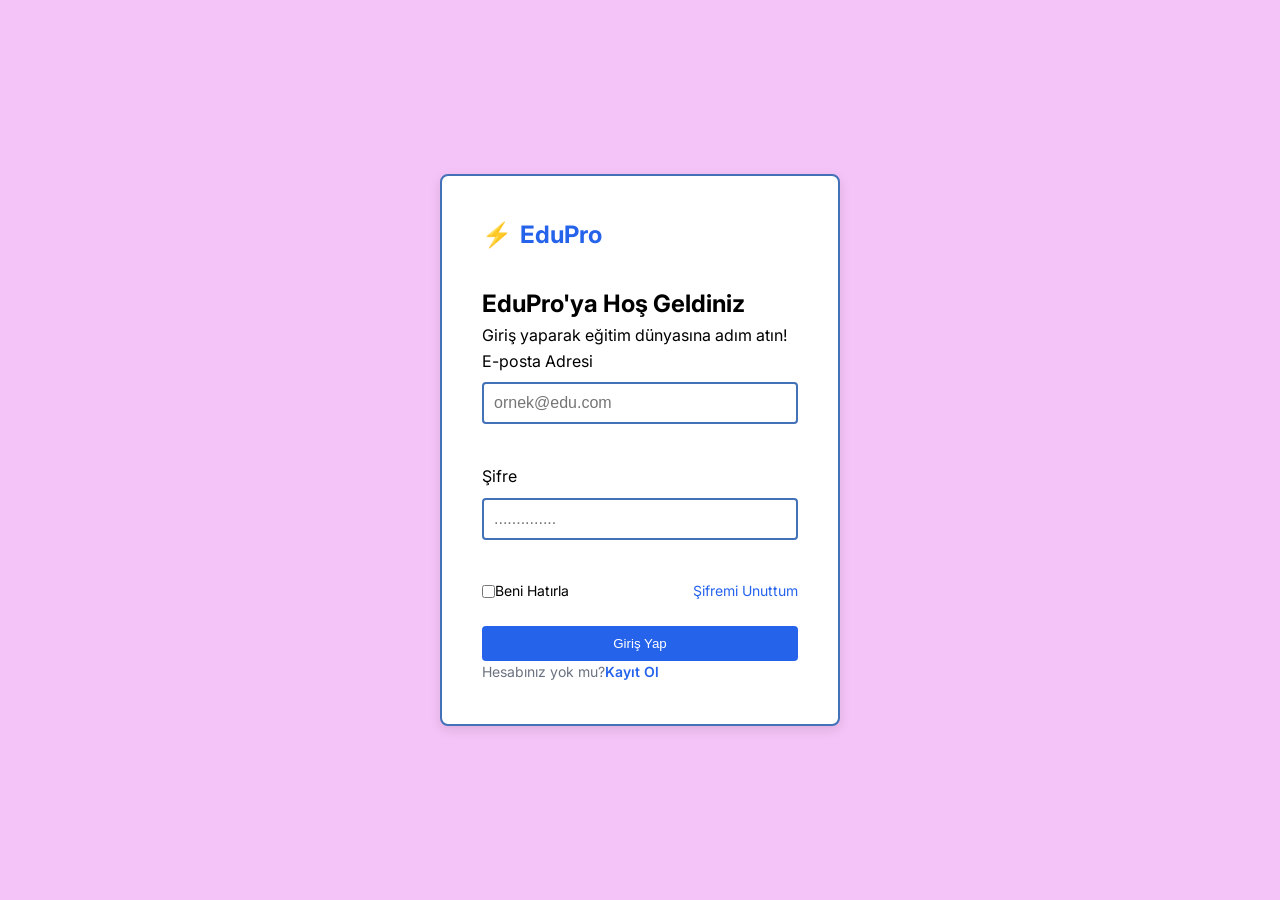
<file: index.html>
<!DOCTYPE html>
<html lang="en">
<head>
    <meta charset="UTF-8">
    <meta name="viewport" content="width=device-width, initial-scale=1.0">
    <title>EduPro | Giriş Yap</title>
    <link rel="stylesheet" href="index.css">
</head>
<body>
        <div class="auth-wrapper">
            <div class="auth-card">
                <div class="auth-header">

                    <div class="nav-brand">
                        <span style="font-size: 24px;">⚡</span>EduPro
                    </div>

                    <!--Ana karşılama mesajı-->
                    <h2>EduPro'ya Hoş Geldiniz</h2>
                    <p>Giriş yaparak eğitim dünyasına adım atın!</p>
                </div>
            
                <form action="home.html" class="flex flex-col gap-3">
                    <div class="form-group">
                        <label>E-posta Adresi</label>
                        <input type="email"  placeholder="ornek@edu.com" required>
                    </div>
                    <div class="form-group">
                        <label>Şifre</label>
                        <input type="password" placeholder=".............." required>
                    </div>
                    <!--beni hatırla ve şifremi unuttum-->
                    <div class="flex items-center justify-between" style="font-size: 14px;">
                        
                        <!--checkbox (beni hatırla)-->
                        <label class="flex items-center gap-1 cursor-pointer">
                            <input type="checkbox"  style="width: auto; padding: 0%;"> Beni Hatırla
                        </label>

                        <!--şifremi unuttum linki-->
                        <a href="#" style="color: var(--primary); text-decoration: none;">Şifremi Unuttum</a>
                    </div>

                    <!--giriş yap butonu-->
                    <button type="submit" class="btn-primary btn">Giriş Yap</button>
                </form>
                <!--kayıt olmaya yönlendiren mesaj-->
                <div class="flex justify-center gap-1" style="font-size: 14px; color: var(--text-muted);">
                    Hesabınız yok mu? <a href="#" style="color: var(--primary); text-decoration: none; font-weight: 600; ">Kayıt Ol</a>
                </div>
            </div>
        </div>
</body>
</html>
</file>
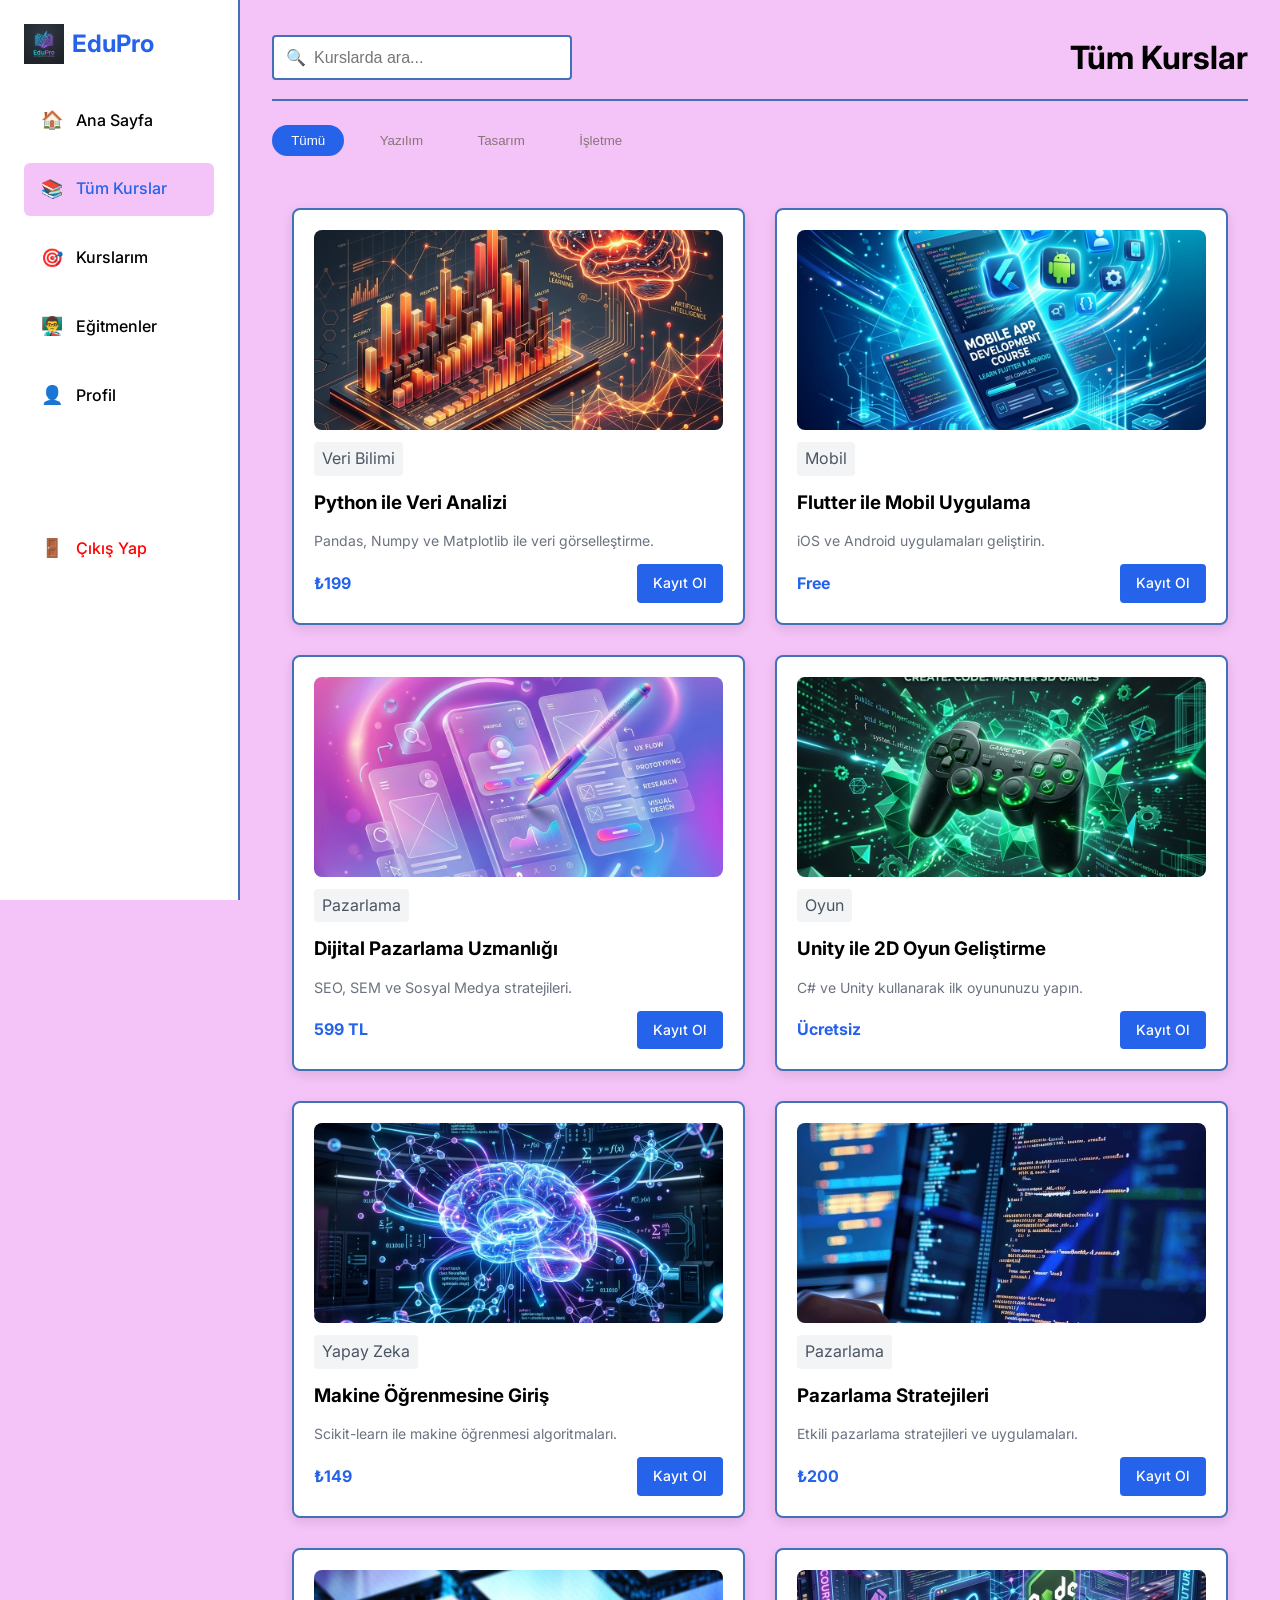
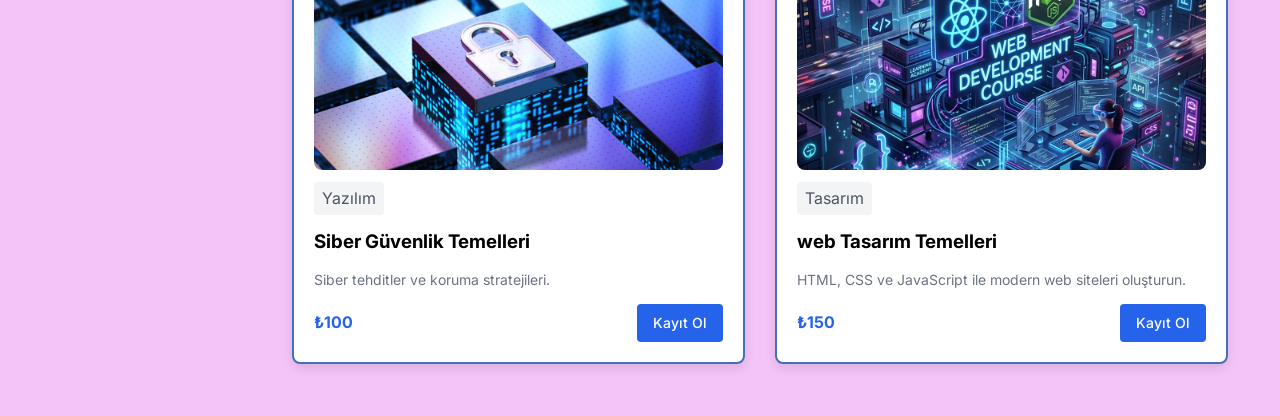
<file: courses.html>
<!DOCTYPE html>
<html lang="en">
<head>
    <meta charset="UTF-8">
    <meta name="viewport" content="width=device-width, initial-scale=1.0">
    <title>EduPro | TümKurslar</title>
    <link rel="stylesheet" href="courses.css">
</head>

<body>
    <!-- app-container: Sidebar ve İçerik Alanını kapsayan ana kutu -->
    <div class="app-container">
        <!-- Sidebar: Navigasyon menüsü -->
        <aside class="sidebar">
            <!-- Marka logosu ve ismi -->
            <div class="nav-brand">
                <img src="assets/EduProLogo.png" alt="Logo" style="width: 40px; height: 40px;"> EduPro
            </div>

            <!-- Navigasyon menü listesi -->
            <nav class="nav-menu">
                <!-- Sayfa linkleri ve ikonları -->
                <a href="home.html" class="nav-link"><span>🏠</span> Ana Sayfa</a>
                <a href="courses.html" class="nav-link active"><span>📚</span> Tüm Kurslar</a>
                <a href="my-courses.html" class="nav-link"><span>🎯</span> Kurslarım</a>
                <a href="instructors.html" class="nav-link"><span>👨‍🏫</span> Eğitmenler</a>
                <a href="profile.html" class="nav-link"><span>👤</span> Profil</a>
            </nav>

            <!-- Çıkış yapma linki (alt kısımda) -->
            <div style="margin-top: 100px;">
                <a href="index.html" class="nav-link" style="color: red;"><span>🚪</span> Çıkış Yap</a>
            </div>
        </aside>
                

        <!-- main-content: Sağdaki kurs listesi alanı -->
        <main class="main-content">
            <!-- topbar: Arama çubuğu ve sayfa başlığı -->
            <header class="topbar">
                <div class="search-bar">
                    <span>🔍</span>
                    <input type="text" placeholder="Kurslarda ara...">
                </div>
                <h1>Tüm Kurslar</h1>
            </header>

            <!-- İçerik bölümü -->
            <section class="content-area">
                <!-- Kategori filtreleme butonları -->
                <div class="flex gap-2" style="margin-bottom: 2rem;">
                    <!-- 'Tümü' seçeneği (aktif) -->
                    <button class="btn btn-primary" style="padding: 0.5rem 1.2rem; border-radius: 20px;">Tümü</button>
                    <!-- 'Yazılım' kategorisi -->
                    <button class="btn"
                        style="background: var(--glass); color: rgb(134, 118, 118); padding: 0.5rem 1.2rem; border-radius: 20px;">Yazılım</button>
                    <!-- 'Tasarım' kategorisi -->
                    <button class="btn"
                        style="background: var(--glass); color:  rgb(134, 118, 118); padding: 0.5rem 1.2rem; border-radius: 20px;">Tasarım</button>
                    <!-- 'İşletme' kategorisi -->
                    <button class="btn"
                        style="background: var(--glass); color:  rgb(134, 118, 118); padding: 0.5rem 1.2rem; border-radius: 20px;">İşletme</button>
                </div>

                <!-- flex-container: Kurs kartlarını düzenli bir şekilde dizen esnek kutu yapısı -->
                <div class="flex-container">

                    <!-- 1. kurs veri bilimi -->
                    <div class="card">
                        <img src="assets/datascience.png" alt="course" class="course-img">
                        <div class="tag">Veri Bilimi</div>
                        <h3>Python ile Veri Analizi</h3>
                        <p style="color: var(--text-muted); font-size: 14px;">Pandas, Numpy ve Matplotlib ile veri
                            görselleştirme.</p>
                        <!-- Fiyat ve kayıt butonu -->
                        <div class="flex justify-between items-center">
                            <span style="font-weight: 700; color: var(--primary);">₺199</span>
                            <a href="#" class="btn-primary btn" style="padding: 8px 16px; font-size: 14px;">Kayıt Ol</a>
                        </div>
                    </div>

                    <!-- 2. Kurs: Mobil Geliştirme -->
                    <div class="card">
                        <img src="assets/mobile.png" alt="course" class="course-img">
                        <!-- Kategori etiketi -->
                        <div class="tag">Mobil</div>
                        <!-- Kurs başlığı -->
                        <h3>Flutter ile Mobil Uygulama</h3>
                        <!-- Kurs kısa açıklaması -->
                        <p style="color: var(--text-muted); font-size: 14px; ">iOS ve Android
                            uygulamaları geliştirin.</p>
                        <!-- Fiyat ve kayıt butonu -->
                        <div class="flex justify-between items-center" >
                            <span style="font-weight: 700; color: var(--primary);">Free</span>
                            <a href="#" class="btn-primary btn" style="padding: 8px 16px; font-size: 14px;">Kayıt Ol</a>
                        </div>
                    </div>

                    <!-- 3. Kurs: Pazarlama -->
                    <div class="card">
                        <img src="assets/uiux.png" alt="course" class="course-img">
                        <!-- Kategori etiketi -->
                        <div class="tag">Pazarlama</div>
                        <!-- Kurs başlığı -->
                        <h3>Dijital Pazarlama Uzmanlığı</h3>
                        <!-- Kurs kısa açıklaması -->
                        <p style="font-size: 0.9rem; color: var(--text-muted);">SEO, SEM ve Sosyal Medya stratejileri.
                        </p>
                        <!-- Fiyat ve kayıt butonu -->
                        <div class="flex justify-between items-center">
                            <span style="font-weight: 700; color: var(--primary);">599 TL</span>
                            <a href="#" class="btn btn-primary" style="padding: 8px 16px; font-size: 14px;">Kayıt
                                Ol</a>
                        </div>
                    </div>

                    <!-- 4. Kurs: Oyun Geliştirme -->
                    <div class="card">
                        <!-- Kurs kapağı -->
                        <img src="assets/game.png" alt="Course" class="course-img">
                        <!-- Kategori etiketi -->
                        <div class="tag">Oyun</div>
                        <!-- Kurs başlığı -->
                        <h3>Unity ile 2D Oyun Geliştirme</h3>
                        <!-- Kurs kısa açıklaması -->
                        <p style="font-size: 14px; color: var(--text-muted);">C# ve Unity kullanarak ilk oyununuzu
                            yapın.</p>
                        <!-- Fiyat ve kayıt butonu -->
                        <div class="flex justify-between items-center">
                            <span style="font-weight: 700; color: var(--primary);">Ücretsiz</span>
                            <a href="#" class="btn btn-primary" style="padding: 8px 16px; font-size: 14px;">Kayıt
                                Ol</a>
                        </div>
                    </div>


                    <!-- 5. Kurs: Makine Öğrenmesi -->
                    <div class="card">
                        <img src="assets/course1.png" alt="course" class="course-img">
                        <div class="tag">Yapay Zeka</div>
                        <h3>Makine Öğrenmesine Giriş</h3>
                        <p style="font-size: 14px; color: var(--text-muted);">Scikit-learn ile makine öğrenmesi algoritmaları.</p>
                        <div class="flex justify-between items-center ">
                            <span style="font-weight: 700; color: var(--primary);">₺149</span>
                            <a href="#" class="btn-primary btn" style="padding: 8px 16px; font-size: 14px;">Kayıt Ol</a>
                        </div>
                    </div>

                    <!-- 6. Kurs: Pazarlama -->
                    <div class="card">
                        <img src="assets/course2.jpg" alt="course" class="course-img">
                        <div class="tag">Pazarlama</div>
                        <h3>Pazarlama Stratejileri</h3>
                        <p style="font-size: 14px; color: var(--text-muted);">Etkili pazarlama stratejileri ve uygulamaları.</p>
                        <div class="flex justify-between items-center ">
                            <span style="font-weight: 700; color: var(--primary);">₺200</span>
                            <a href="#" class="btn-primary btn" style="padding: 8px 16px; font-size: 14px;">Kayıt Ol</a>
                        </div>
                    </div>


                    <!-- 7. Kurs: Siber Güvenlik -->
                    <div class="card">
                        <img src="assets/cybersecurity.png" alt="course" class="course-img">
                        <div class="tag">Yazılım</div>
                        <h3>Siber Güvenlik Temelleri</h3>
                        <p style="font-size: 14px; color: var(--text-muted);">Siber tehditler ve koruma stratejileri.</p>
                        <div class="flex justify-between items-center ">
                            <span style="font-weight: 700; color: var(--primary);">₺100</span>
                            <a href="#" class="btn-primary btn" style="padding: 8px 16px; font-size: 14px;">Kayıt Ol</a>
                        </div>
                    </div>

                    <!-- 8. Kurs: web Tasarım -->
                    <div class="card">
                        <img src="assets/web_dev.png" alt="course" class="course-img">
                        <div class="tag">Tasarım</div>
                        <h3>web Tasarım Temelleri</h3>
                        <p style="font-size: 14px; color: var(--text-muted);">HTML, CSS ve JavaScript ile modern web siteleri oluşturun.</p>
                        <div class="flex justify-between items-center ">
                            <span style="font-weight: 700; color: var(--primary);">₺150</span>
                            <a href="#" class="btn-primary btn" style="padding: 8px 16px; font-size: 14px;">Kayıt Ol</a>
                        </div>
                    </div>
                </div>
                
            </section>
        </main>
    </div>
</body>
</html>
</file>
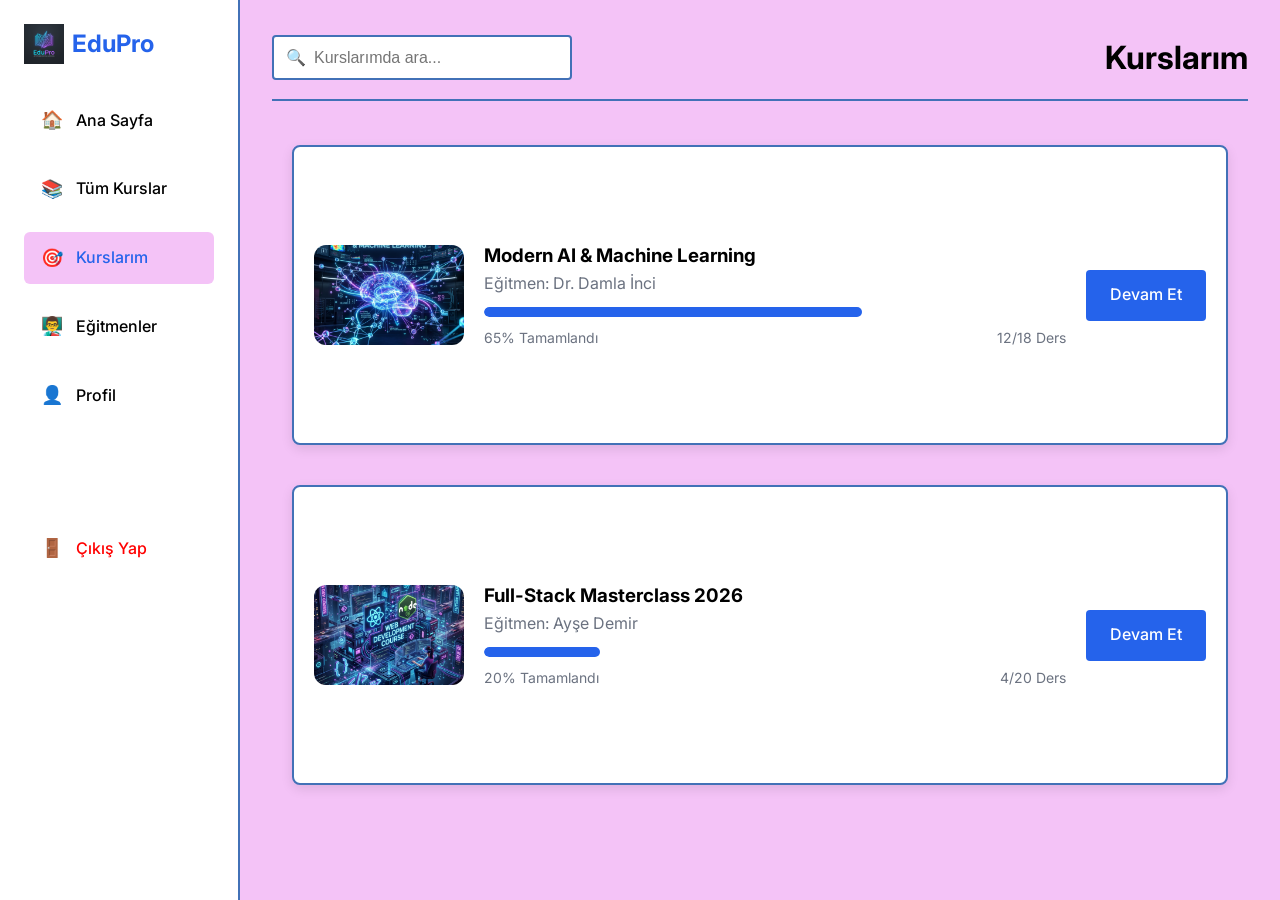
<file: my-courses.html>
<!DOCTYPE html>
<html lang="en">
<head>
    <meta charset="UTF-8">
    <meta name="viewport" content="width=device-width, initial-scale=1.0">
    <title>EduPro | Kurslarım</title>
    <link rel="stylesheet" href="my-courses.css">
</head>


<body>

    <div class="app-container">
        <aside class="sidebar">
            <div class="nav-brand">
                <img src="assets/EduProLogo.png" alt="Logo" style="width: 40px; height: 40px;"> EduPro
            </div>
            <nav class="nav-menu">
                <a href="home.html" class="nav-link"><span>🏠</span> Ana Sayfa</a>
                <a href="courses.html" class="nav-link"><span>📚</span> Tüm Kurslar</a>
                <a href="my-courses.html" class="nav-link active"><span>🎯</span> Kurslarım</a>
                <a href="instructors.html" class="nav-link"><span>👨‍🏫</span> Eğitmenler</a>
                <a href="profile.html" class="nav-link"><span>👤</span> Profil</a>
            </nav>

            <div style="margin-top: 100px;">
                <a href="index.html" class="nav-link" style="color: red;"><span>🚪</span> Çıkış Yap</a>
            </div>
        </aside>


        <main class="main-content">
            <!-- topbar: Arama çubuğu ve sayfa başlığı -->
            <header class="topbar">
                <div class="search-bar">
                    <span>🔍</span>
                    <input type="text" placeholder="Kurslarımda ara...">
                </div>
                <h1>Kurslarım</h1>
            </header>

            <!-- Kurs listesi bölümü -->
            <section class="content-area">
                <div class="flex flex-col gap2">
                    <!-- 1. Kurs Kartı (Yapay Zeka) -->
                    <div class="card flex" style="flex-direction: row; align-items: center; gap: 20px;">
                        <img src="assets/course1.png" alt="Course" style="width: 150px; height: 100px; object-fit: cover; border-radius: 12px;" >
                        <div style="flex:1;">
                            <!-- Kurs adı -->
                            <h3>Modern AI & Machine Learning</h3>
                            <!-- Eğitmen bilgisi -->
                            <p style="font-size: 16px; color: var(--text-muted); margin-bottom: 10px;">Eğitmen: Dr. Damla İnci</p>
                            <!-- Progress Bar: Dış kutu -->
                            <div 
                                style="background: var(--glass); border-radius: 8px; overflow: hidden;  height: 10px; width: 100%; margin-bottom: 10px;">
                                <!-- Progress Bar: İç dolgu (Mavi) -->
                                <div style="background: var(--primary); height: 100%; width: 65%; border-radius: 8px;"></div>
                                
                            </div>

                            <!-- Yüzdelik ve ders durumu metni -->
                             <div class="flex justify-between" style="font-size: 14px; color: var(--text-muted);">
                                <span>65% Tamamlandı</span>
                                <span>12/18 Ders</span>
                            </div>
                        </div>
                        <!-- Kursa devam etme butonu -->
                        <a href="#" class="btn btn-primary" style="padding: 0.8rem 1.5rem;">Devam Et</a>

                    </div>

                    <!-- 2. Kurs Kartı (Web Geliştirme) -->
                    <div class="card flex" style="flex-direction: row; align-items: center; gap: 20px;">
                        <img src="assets/web_dev.png" alt="Course" style="width: 150px; height: 100px; object-fit: cover; border-radius: 12px;" >
                        <div style="flex:1;">
                            <h3>Full-Stack Masterclass 2026</h3>
                            <p style="font-size: 16px; color: var(--text-muted); margin-bottom: 10px;">Eğitmen: Ayşe Demir</p>
                            <!-- İlerleme çubuğu -->
                            <div style="background: var(--glass); border-radius: 8px; overflow: hidden; height: 10px; width: 100%; margin-bottom: 10px;">
                                <div style="background: var(--primary); height: 100%; width: 20%; border-radius: 8px;"></div>
                            </div>
                            <!-- Durum bilgisi -->
                            <div class="flex justify-between" style="font-size: 14px; color: var(--text-muted);">
                                <span>20% Tamamlandı</span>
                                <span>4/20 Ders</span>
                            </div>
                        </div>
                            <!-- Kursa devam etme butonu -->
                            <a href="#" class="btn btn-primary" style="padding: 0.8rem 1.5rem;">Devam Et</a>
                        </div>
                    </div>
            </section>

        </main>
    </div>
</body>
</html>
</file>
<file: index.css>
@import "common.css";

.auth-wrapper {
    min-height: 100vh;
    display: flex;
    align-items: center;
    justify-content: center;
    background-color: var(--bg-light);
}

.auth-card{
    background-color: var(--white);
    padding: 40px;
    border-radius: 8px;
    box-shadow: 0 4px 12px rgba(0, 0, 0, 0.1); /* Hafif gölge efekti */
    width: 100%;
    max-width: 400px; /* Maksimum genişlik */
    border: 2px solid var(--border); /* İnce bir kenarlık */
}
</file>
<file: courses.css>
@import "common.css";

.flex-container {
    display: flex;
    flex-wrap: wrap;
    gap: 30px;
    padding: 20px;
}

.card {
    background-color: var(--white);
    border: 2px solid var(--border);
    border-radius: 8px;
    box-shadow: 0 4px 12px rgba(0, 0, 0, 0.1); /* Hafif gölge efekti */
    padding: 20px;
    display: flex;
    flex-direction: column;
    justify-content: space-between;
    gap: 12px;
    flex: 1 1 350px; /* Minimum 350px genişlik ve esneklik sağlar */
}


.course-img {
    width: 100%;
    height: 200px;
    object-fit: cover; /* Görselin kartın içine sığması için */
    border-radius: 8px;
    background-color: #ddd;
}

.tag {
    display: inline-block; 
    padding: 4px 8px;
    background: #f3f4f6;
    color: #4b5563;
    border-radius: 4px;
    width: fit-content; /* İçeriğe göre genişlik */
}

.topbar {
    display: flex;
    justify-content: space-between; 
    padding-bottom: 16px;
    border-bottom: 2px solid var(--border); 
    align-items: center;
    margin-bottom: 24px;
}

.search-bar {
    background: var(--white);
    display: flex;
    align-items: center;
    gap: 8px;
    border: 2px solid var(--border);
    border-radius: 4px;
    padding: 8px 12px;
    width: 300px;
}

.search-bar input {
    border: none;
    padding: 0;
    width: 100%; /* Arama çubuğunun kalan genişliğini kaplamasını sağlar */
}
</file>
<file: my-courses.css>
@import "common.css";

.flex-container {
    display: flex;
    flex-wrap: wrap;
    gap: 30px;
    padding: 20px;
}

.card {
    background: var(--white);
    border: 2px solid var(--border);
    border-radius: 8px;
    box-shadow: 0 4px 12px rgba(0, 0, 0, 0.1); /* Hafif gölge efekti */
    padding: 20px;
    display: flex;
    flex-direction: column;
    justify-content: space-between;
    gap: 12px;
    margin: 20px;
    flex: 1 1 300px; /* Minimum 300px genişlik ve esneklik sağlar */
}

.course-img {
    width: 100%;
    height: 150px;
    object-fit: cover; /* Görselin kartın içine sığması için */
    border-radius: 8px;
    background-color: #ddd;
}


.tag {
    font-size: 14px;
    display: inline-block; 
    padding: 4px 8px;
    background: #f3f4f6;
    color: #4b5563;
    border-radius: 4px;
    width: fit-content; /* İçeriğe göre genişlik */
}


.topbar {
    display: flex;
    justify-content: space-between; 
    padding-bottom: 16px;
    border-bottom: 2px solid var(--border); 
    align-items: center;
    margin-bottom: 24px;
}

.search-bar {
    background: var(--white);
    display: flex;
    align-items: center;
    gap: 8px;
    border: 2px solid var(--border);
    border-radius: 4px;
    padding: 8px 12px;
    width: 300px;
}

.search-bar input {
    border: none;
    outline: none; /* Odak halkasını kaldır */
    width: 100%;
    padding: 0; /* İç boşluğu kaldır */
}
</file>
